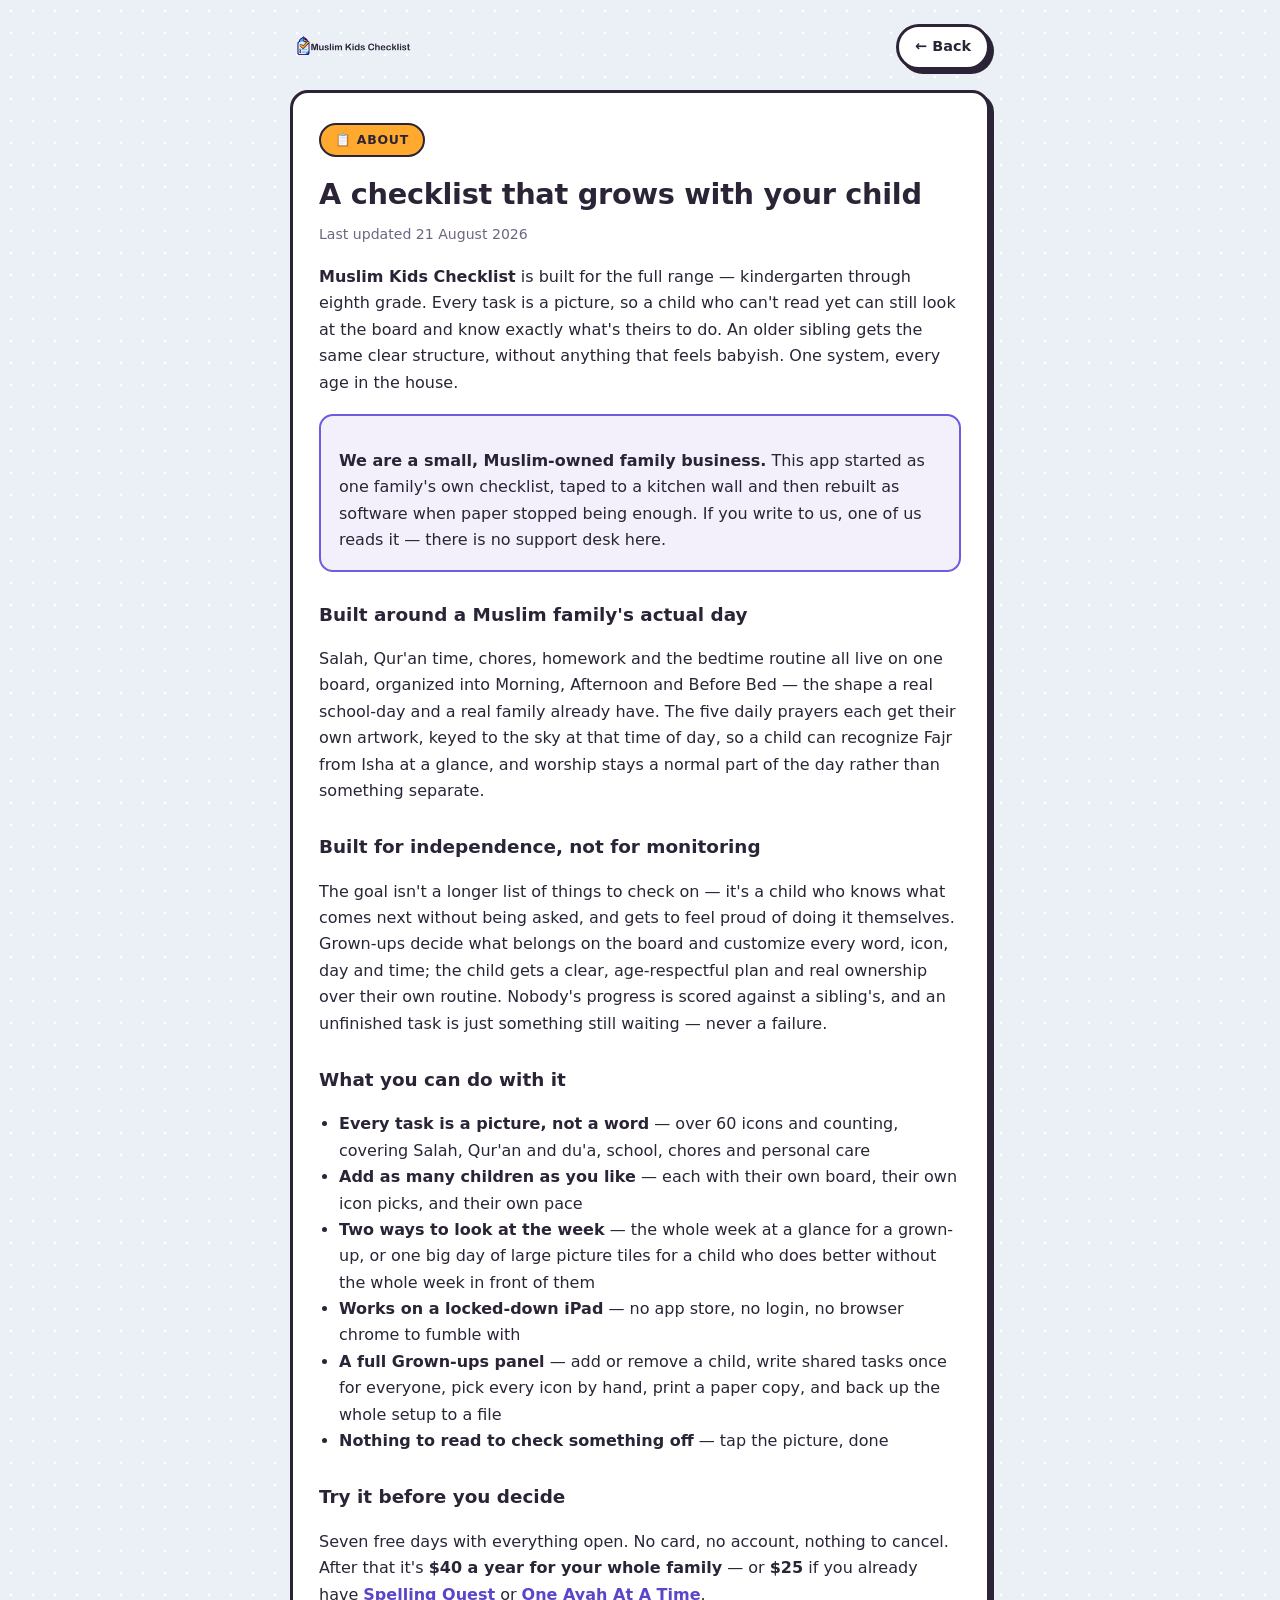
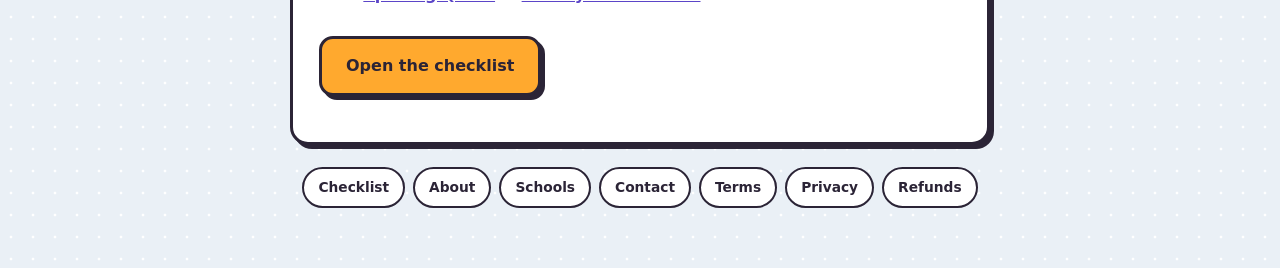
<file: about.html>
<!doctype html>
<html lang="en">
<head>
<meta charset="utf-8">
<meta name="viewport" content="width=device-width,initial-scale=1">
<!-- Link preview (Open Graph). Read by iMessage, WhatsApp, Slack, Facebook.
     Image is exactly 1200x630 with everything inside the middle 80%, because
     each app crops this differently. One shared image for the whole site. -->
<meta property="og:type" content="website">
<meta property="og:site_name" content="Muslim Kids Checklist">
<meta property="og:url" content="https://muslimkidschecklist.github.io/about.html">
<meta property="og:title" content="About Muslim Kids Checklist">
<meta property="og:description" content="Who makes this, and why. A small Muslim-owned family business that built this app for its own household first.">
<meta property="og:image" content="https://muslimkidschecklist.github.io/og.png">
<meta property="og:image:width" content="1200">
<meta property="og:image:height" content="630">
<meta property="og:image:alt" content="Muslim Kids Checklist — a checklist that grows with your child">
<meta name="twitter:card" content="summary_large_image">
<meta name="twitter:title" content="About Muslim Kids Checklist">
<meta name="twitter:description" content="Who makes this, and why. A small Muslim-owned family business that built this app for its own household first.">
<meta name="twitter:image" content="https://muslimkidschecklist.github.io/og.png">

<title>About — Muslim Kids Checklist</title>
<meta name="description" content="A checklist that grows with your child, kindergarten through eighth grade. Salah, Qur'an, chores and homework in one place — seven free days, then $40 a year.">
<link rel="stylesheet" href="./page.css">
</head>
<body>
<div class="wrap">
<header class="brand"><img class="brand-icon" src="[data-uri]" alt="Muslim Kids Checklist"><a class="back" href="./">&larr; Back</a></header>
<main>
<div class="kicker">📋 About</div>
<h1>A checklist that grows with your child</h1>
<p class="upd">Last updated 21 August 2026</p>

<p><b>Muslim Kids Checklist</b> is built for the full range &mdash; kindergarten through eighth
grade. Every task is a picture, so a child who can't read yet can still look at the board and know
exactly what's theirs to do. An older sibling gets the same clear structure, without anything that
feels babyish. One system, every age in the house.</p>

<div class="box">
<p><b>We are a small, Muslim-owned family business.</b> This app started as one family's own
checklist, taped to a kitchen wall and then rebuilt as software when paper stopped being enough. If
you write to us, one of us reads it &mdash; there is no support desk here.</p>
</div>

<h2>Built around a Muslim family's actual day</h2>
<p>Salah, Qur'an time, chores, homework and the bedtime routine all live on one board, organized into
Morning, Afternoon and Before Bed &mdash; the shape a real school-day and a real family already have.
The five daily prayers each get their own artwork, keyed to the sky at that time of day, so a child
can recognize Fajr from Isha at a glance, and worship stays a normal part of the day rather than
something separate.</p>

<h2>Built for independence, not for monitoring</h2>
<p>The goal isn't a longer list of things to check on &mdash; it's a child who knows what comes next
without being asked, and gets to feel proud of doing it themselves. Grown-ups decide what belongs on
the board and customize every word, icon, day and time; the child gets a clear, age-respectful plan
and real ownership over their own routine. Nobody's progress is scored against a sibling's, and an
unfinished task is just something still waiting &mdash; never a failure.</p>

<h2>What you can do with it</h2>
<ul>
<li><b>Every task is a picture, not a word</b> &mdash; over 60 icons and counting, covering Salah,
Qur'an and du'a, school, chores and personal care</li>
<li><b>Add as many children as you like</b> &mdash; each with their own board, their own icon picks,
and their own pace</li>
<li><b>Two ways to look at the week</b> &mdash; the whole week at a glance for a grown-up, or one big
day of large picture tiles for a child who does better without the whole week in front of them</li>
<li><b>Works on a locked-down iPad</b> &mdash; no app store, no login, no browser chrome to fumble
with</li>
<li><b>A full Grown-ups panel</b> &mdash; add or remove a child, write shared tasks once for everyone,
pick every icon by hand, print a paper copy, and back up the whole setup to a file</li>
<li><b>Nothing to read to check something off</b> &mdash; tap the picture, done</li>
</ul>

<h2>Try it before you decide</h2>
<p>Seven free days with everything open. No card, no account, nothing to cancel. After that it's
<b>$40 a year for your whole family</b> &mdash; or <b>$25</b> if you already have
<a href="https://spellingquest.github.io" rel="noopener">Spelling Quest</a> or
<a href="https://oneayahatatime.github.io" rel="noopener">One Ayah At A Time</a>.</p>
<p><a class="big" href="./">Open the checklist</a></p>
</main>
<footer>
<a href="./">Checklist</a>
<a href="./about.html">About</a>
<a href="./schools.html">Schools</a>
<a href="./contact.html">Contact</a>
<a href="./terms.html">Terms</a>
<a href="./privacy.html">Privacy</a>
<a href="./refunds.html">Refunds</a>
</footer>
</div>
</body>
</html>
</file>
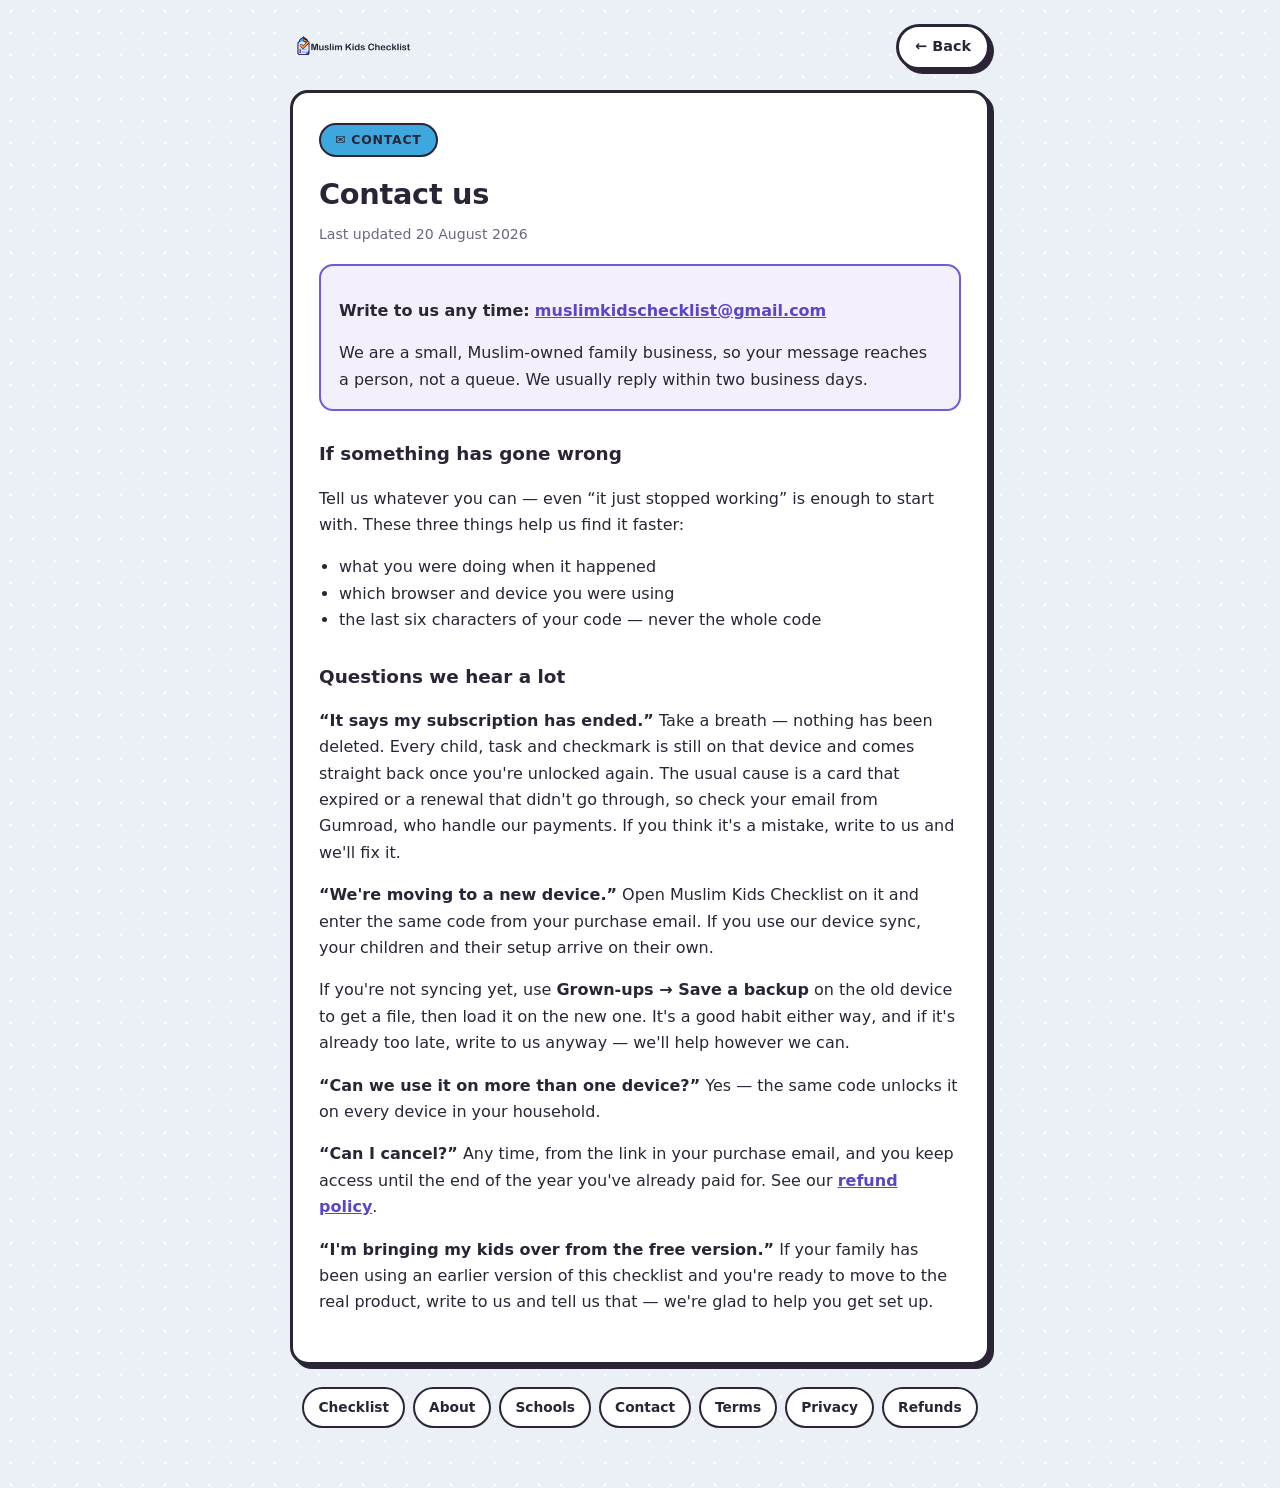
<file: contact.html>
<!doctype html>
<html lang="en">
<head>
<meta charset="utf-8">
<meta name="viewport" content="width=device-width,initial-scale=1">
<!-- Link preview (Open Graph). Read by iMessage, WhatsApp, Slack, Facebook.
     Image is exactly 1200x630 with everything inside the middle 80%, because
     each app crops this differently. One shared image for the whole site. -->
<meta property="og:type" content="website">
<meta property="og:site_name" content="Muslim Kids Checklist">
<meta property="og:url" content="https://muslimkidschecklist.github.io/contact.html">
<meta property="og:title" content="Contact Muslim Kids Checklist">
<meta property="og:description" content="Get in touch. Write to us and a real person reads it — no ticket queue, no bot.">
<meta property="og:image" content="https://muslimkidschecklist.github.io/og.png">
<meta property="og:image:width" content="1200">
<meta property="og:image:height" content="630">
<meta property="og:image:alt" content="Muslim Kids Checklist — a checklist that grows with your child">
<meta name="twitter:card" content="summary_large_image">
<meta name="twitter:title" content="Contact Muslim Kids Checklist">
<meta name="twitter:description" content="Get in touch. Write to us and a real person reads it — no ticket queue, no bot.">
<meta name="twitter:image" content="https://muslimkidschecklist.github.io/og.png">

<title>Contact us — Muslim Kids Checklist</title>
<meta name="description" content="How to reach Muslim Kids Checklist, and answers to the questions we hear most.">
<link rel="stylesheet" href="./page.css">
</head>
<body>
<div class="wrap">
<header class="brand"><img class="brand-icon" src="[data-uri]" alt="Muslim Kids Checklist"><a class="back" href="./">&larr; Back</a></header>
<main>
<div class="kicker c-after">✉️ Contact</div>
<h1>Contact us</h1>
<p class="upd">Last updated 20 August 2026</p>

<div class="box">
<p><b>Write to us any time:</b> <a href="mailto:muslimkidschecklist@gmail.com">muslimkidschecklist@gmail.com</a></p>
<p>We are a small, Muslim-owned family business, so your message reaches a person, not a queue. We
usually reply within two business days.</p>
</div>

<h2>If something has gone wrong</h2>
<p>Tell us whatever you can &mdash; even &ldquo;it just stopped working&rdquo; is enough to start
with. These three things help us find it faster:</p>
<ul>
<li>what you were doing when it happened</li>
<li>which browser and device you were using</li>
<li>the last six characters of your code &mdash; never the whole code</li>
</ul>

<h2>Questions we hear a lot</h2>

<p><b>&ldquo;It says my subscription has ended.&rdquo;</b> Take a breath &mdash; nothing has been
deleted. Every child, task and checkmark is still on that device and comes straight back once
you're unlocked again. The usual cause is a card that expired or a renewal that didn't go through,
so check your email from Gumroad, who handle our payments. If you think it's a mistake, write to us
and we'll fix it.</p>

<p><b>&ldquo;We're moving to a new device.&rdquo;</b> Open Muslim Kids Checklist on it and enter the
same code from your purchase email. If you use our device sync, your children and their setup arrive
on their own.</p>
<p>If you're not syncing yet, use <b>Grown-ups &rarr; Save a backup</b> on the old device to get a
file, then load it on the new one. It's a good habit either way, and if it's already too late, write
to us anyway &mdash; we'll help however we can.</p>

<p><b>&ldquo;Can we use it on more than one device?&rdquo;</b> Yes &mdash; the same code unlocks it on
every device in your household.</p>

<p><b>&ldquo;Can I cancel?&rdquo;</b> Any time, from the link in your purchase email, and you keep
access until the end of the year you've already paid for. See our
<a href="./refunds.html">refund policy</a>.</p>

<p><b>&ldquo;I'm bringing my kids over from the free version.&rdquo;</b> If your family has been using
an earlier version of this checklist and you're ready to move to the real product, write to us and
tell us that &mdash; we're glad to help you get set up.</p>
</main>
<footer>
<a href="./">Checklist</a>
<a href="./about.html">About</a>
<a href="./schools.html">Schools</a>
<a href="./contact.html">Contact</a>
<a href="./terms.html">Terms</a>
<a href="./privacy.html">Privacy</a>
<a href="./refunds.html">Refunds</a>
</footer>
</div>
</body>
</html>
</file>
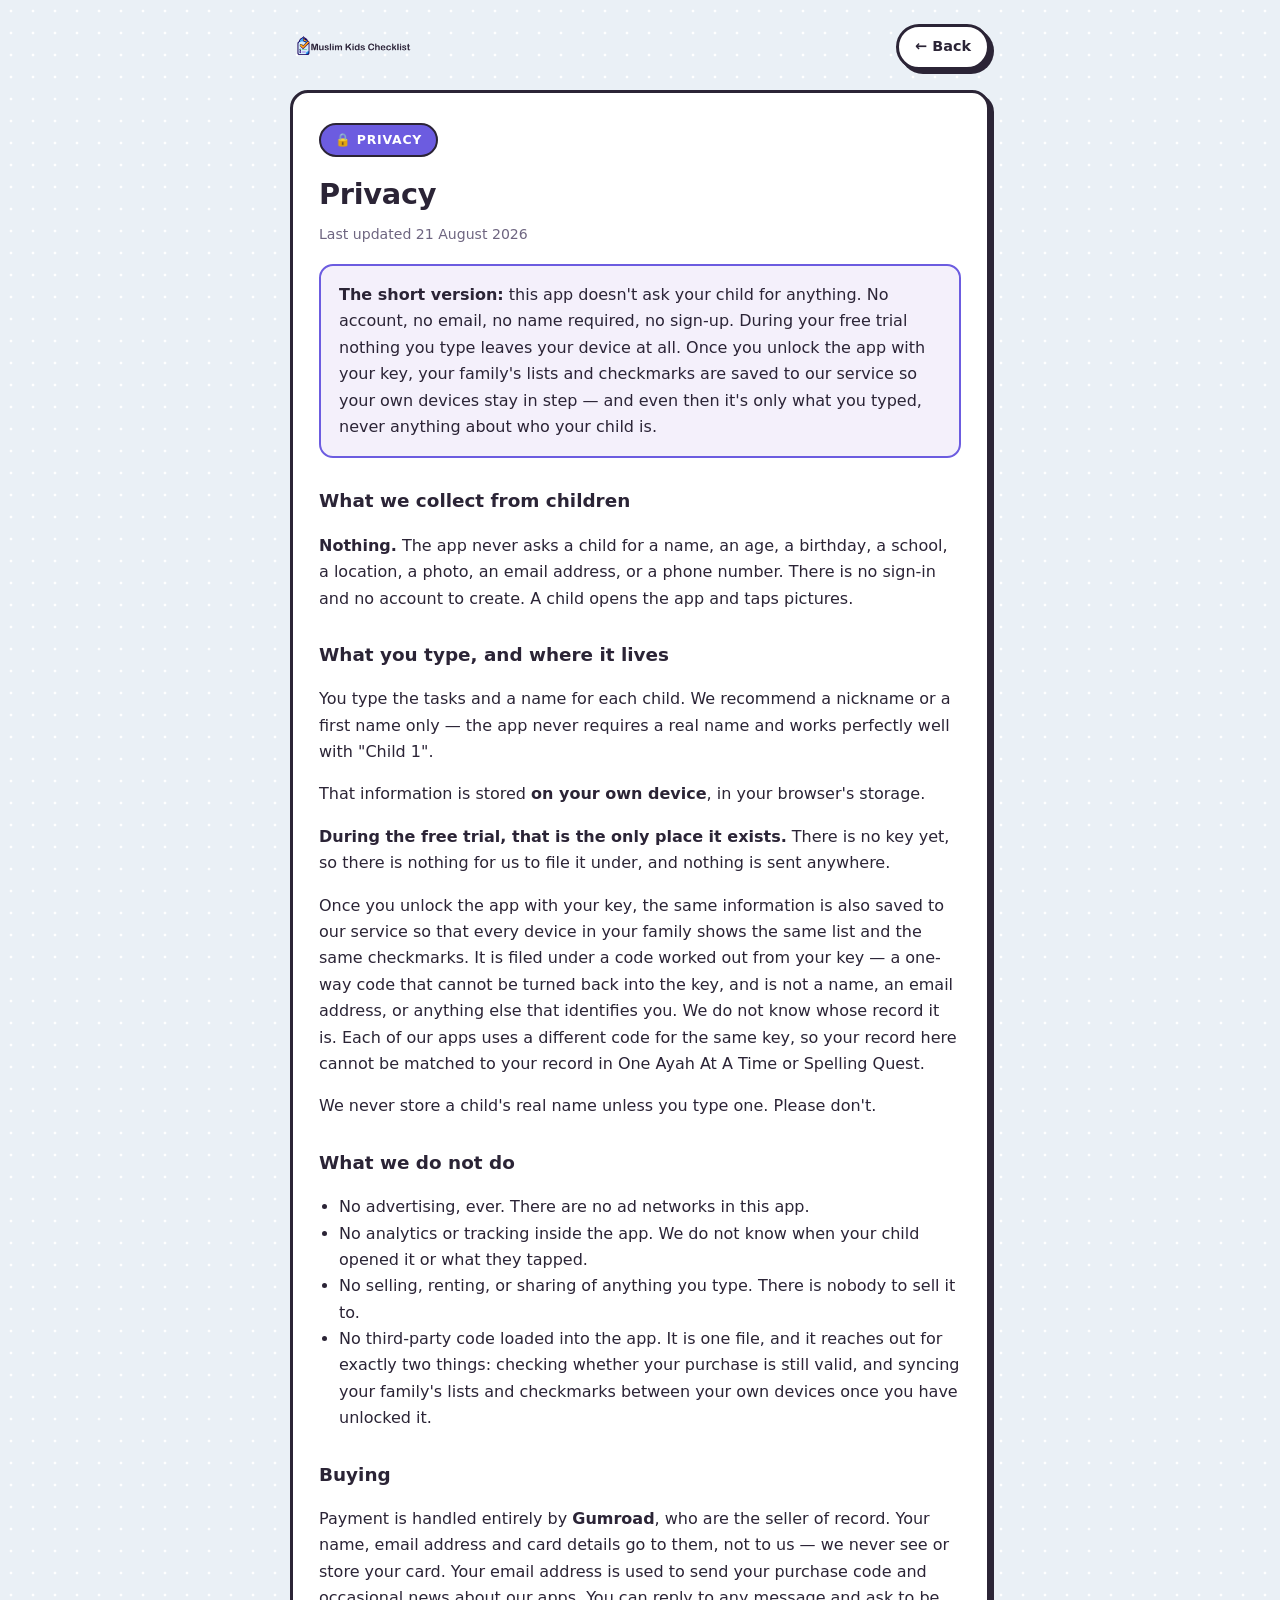
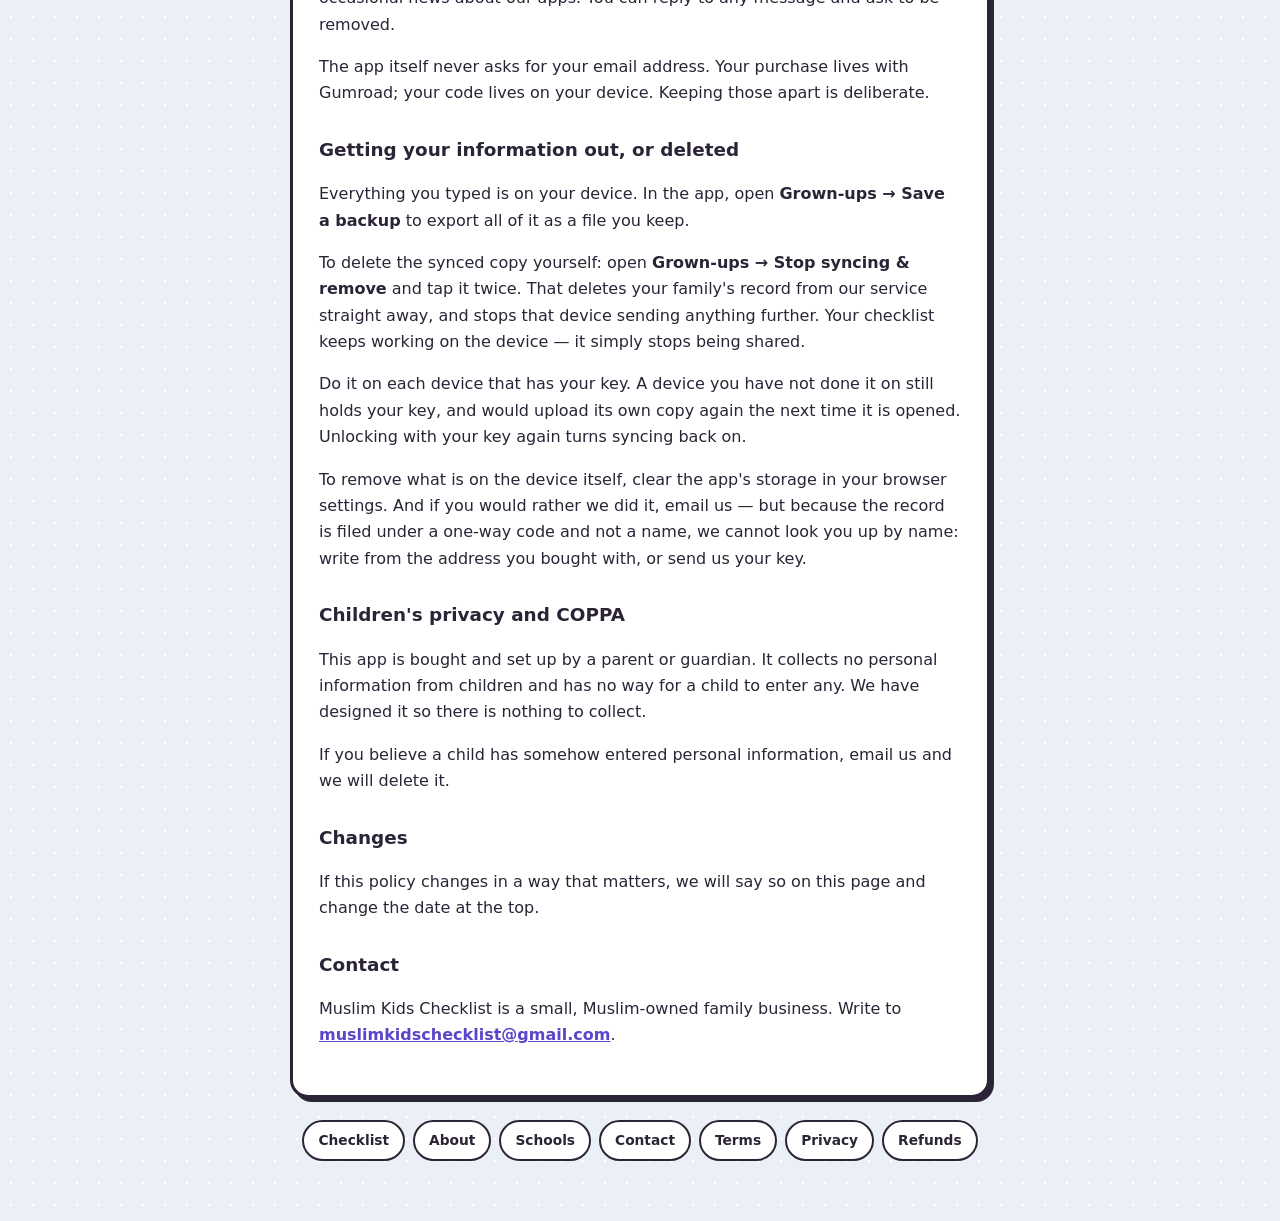
<file: privacy.html>
<!DOCTYPE html>
<html lang="en">
<head>
<meta charset="utf-8">
<meta name="viewport" content="width=device-width, initial-scale=1">
<!-- Link preview (Open Graph). Read by iMessage, WhatsApp, Slack, Facebook.
     Image is exactly 1200x630 with everything inside the middle 80%, because
     each app crops this differently. One shared image for the whole site. -->
<meta property="og:type" content="website">
<meta property="og:site_name" content="Muslim Kids Checklist">
<meta property="og:url" content="https://muslimkidschecklist.github.io/privacy.html">
<meta property="og:title" content="Privacy — Muslim Kids Checklist">
<meta property="og:description" content="What we store, what we never store, and how your family's lists move between your own devices.">
<meta property="og:image" content="https://muslimkidschecklist.github.io/og.png">
<meta property="og:image:width" content="1200">
<meta property="og:image:height" content="630">
<meta property="og:image:alt" content="Muslim Kids Checklist — a checklist that grows with your child">
<meta name="twitter:card" content="summary_large_image">
<meta name="twitter:title" content="Privacy — Muslim Kids Checklist">
<meta name="twitter:description" content="What we store, what we never store, and how your family's lists move between your own devices.">
<meta name="twitter:image" content="https://muslimkidschecklist.github.io/og.png">

<title>Privacy — Muslim Kids Checklist</title>
<meta name="description" content="Muslim Kids Checklist collects nothing from children. No accounts, no ads, no tracking.">
<link rel="stylesheet" href="./page.css">
</head>
<body>
<div class="wrap">
<header class="brand"><img class="brand-icon" src="[data-uri]" alt="Muslim Kids Checklist"><a class="back" href="./">&larr; Back</a></header>
<main>
<div class="kicker c-bed">🔒 Privacy</div>
<h1>Privacy</h1>
<p class="upd">Last updated 21 August 2026</p>

<div class="box"><strong>The short version:</strong> this app doesn't ask your child for anything.
No account, no email, no name required, no sign-up. During your free trial nothing you type leaves
your device at all. Once you unlock the app with your key, your family's lists and checkmarks are
saved to our service so your own devices stay in step — and even then it's only what you typed,
never anything about who your child is.</div>

<h2>What we collect from children</h2>
<p><strong>Nothing.</strong> The app never asks a child for a name, an age, a birthday, a school,
a location, a photo, an email address, or a phone number. There is no sign-in and no account to
create. A child opens the app and taps pictures.</p>

<h2>What you type, and where it lives</h2>
<p>You type the tasks and a name for each child. We recommend a nickname or a first name only — the
app never requires a real name and works perfectly well with "Child 1".</p>
<p>That information is stored <strong>on your own device</strong>, in your browser's storage.</p>
<p><strong>During the free trial, that is the only place it exists.</strong> There is no key yet, so
there is nothing for us to file it under, and nothing is sent anywhere.</p>
<p>Once you unlock the app with your key, the same information is also saved to our service so that
every device in your family shows the same list and the same checkmarks. It is filed under a code
worked out from your key &mdash; a one-way code that cannot be turned back into the key, and is not a
name, an email address, or anything else that identifies you. We do not know whose record it is. Each
of our apps uses a different code for the same key, so your record here cannot be matched to your
record in One Ayah At A Time or Spelling Quest.</p>
<p>We never store a child's real name unless you type one. Please don't.</p>

<h2>What we do not do</h2>
<ul>
  <li>No advertising, ever. There are no ad networks in this app.</li>
  <li>No analytics or tracking inside the app. We do not know when your child opened it or what they tapped.</li>
  <li>No selling, renting, or sharing of anything you type. There is nobody to sell it to.</li>
  <li>No third-party code loaded into the app. It is one file, and it reaches out for exactly two
      things: checking whether your purchase is still valid, and syncing your family's lists and
      checkmarks between your own devices once you have unlocked it.</li>
</ul>

<h2>Buying</h2>
<p>Payment is handled entirely by <strong>Gumroad</strong>, who are the seller of record. Your name,
email address and card details go to them, not to us — we never see or store your card. Your email
address is used to send your purchase code and occasional news about our apps. You can reply to any
message and ask to be removed.</p>
<p>The app itself never asks for your email address. Your purchase lives with Gumroad; your code
lives on your device. Keeping those apart is deliberate.</p>

<h2>Getting your information out, or deleted</h2>
<p>Everything you typed is on your device. In the app, open <strong>Grown-ups → Save a backup</strong>
to export all of it as a file you keep.</p>
<p>To delete the synced copy yourself: open <strong>Grown-ups &rarr; Stop syncing &amp; remove</strong>
and tap it twice. That deletes your family's record from our service straight away, and stops that
device sending anything further. Your checklist keeps working on the device &mdash; it simply stops
being shared.</p>
<p>Do it on each device that has your key. A device you have not done it on still holds your key,
and would upload its own copy again the next time it is opened. Unlocking with your key again turns
syncing back on.</p>
<p>To remove what is on the device itself, clear the app's storage in your browser settings. And if
you would rather we did it, email us &mdash; but because the record is filed under a one-way code and
not a name, we cannot look you up by name: write from the address you bought with, or send us your
key.</p>

<h2>Children's privacy and COPPA</h2>
<p>This app is bought and set up by a parent or guardian. It collects no personal information from
children and has no way for a child to enter any. We have designed it so there is nothing to collect.</p>
<p>If you believe a child has somehow entered personal information, email us and we will delete it.</p>

<h2>Changes</h2>
<p>If this policy changes in a way that matters, we will say so on this page and change the date at
the top.</p>

<h2>Contact</h2>
<p>Muslim Kids Checklist is a small, Muslim-owned family business.
Write to <a href="mailto:muslimkidschecklist@gmail.com">muslimkidschecklist@gmail.com</a>.</p>
</main>
<footer>
<a href="./">Checklist</a>
<a href="./about.html">About</a>
<a href="./schools.html">Schools</a>
<a href="./contact.html">Contact</a>
<a href="./terms.html">Terms</a>
<a href="./privacy.html">Privacy</a>
<a href="./refunds.html">Refunds</a>
</footer>
</div>
</body>
</html>
</file>
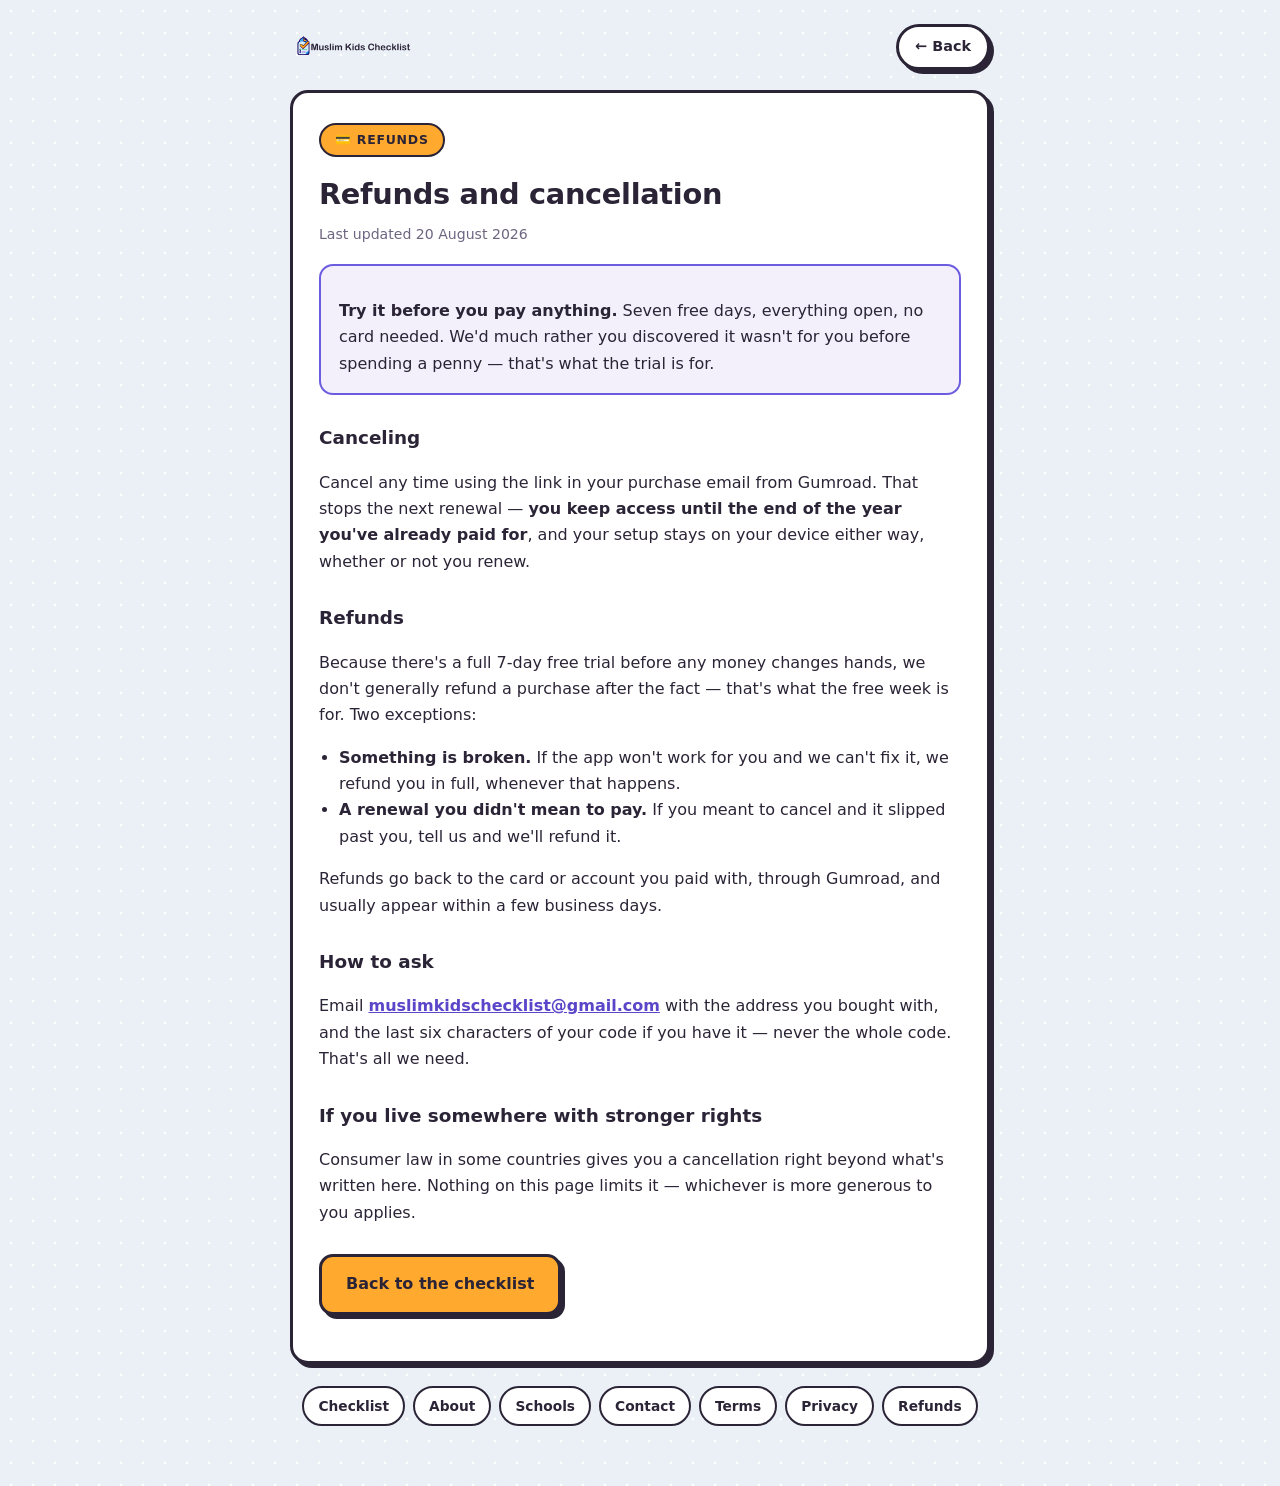
<file: refunds.html>
<!doctype html>
<html lang="en">
<head>
<meta charset="utf-8">
<meta name="viewport" content="width=device-width,initial-scale=1">
<!-- Link preview (Open Graph). Read by iMessage, WhatsApp, Slack, Facebook.
     Image is exactly 1200x630 with everything inside the middle 80%, because
     each app crops this differently. One shared image for the whole site. -->
<meta property="og:type" content="website">
<meta property="og:site_name" content="Muslim Kids Checklist">
<meta property="og:url" content="https://muslimkidschecklist.github.io/refunds.html">
<meta property="og:title" content="Refunds — Muslim Kids Checklist">
<meta property="og:description" content="Seven free days with everything open, so you can decide before you pay. Our refund policy in plain words.">
<meta property="og:image" content="https://muslimkidschecklist.github.io/og.png">
<meta property="og:image:width" content="1200">
<meta property="og:image:height" content="630">
<meta property="og:image:alt" content="Muslim Kids Checklist — a checklist that grows with your child">
<meta name="twitter:card" content="summary_large_image">
<meta name="twitter:title" content="Refunds — Muslim Kids Checklist">
<meta name="twitter:description" content="Seven free days with everything open, so you can decide before you pay. Our refund policy in plain words.">
<meta name="twitter:image" content="https://muslimkidschecklist.github.io/og.png">

<title>Refunds and cancellation — Muslim Kids Checklist</title>
<meta name="description" content="Seven free days to decide, cancel any time, and what happens if something's broken.">
<link rel="stylesheet" href="./page.css">
</head>
<body>
<div class="wrap">
<header class="brand"><img class="brand-icon" src="[data-uri]" alt="Muslim Kids Checklist"><a class="back" href="./">&larr; Back</a></header>
<main>
<div class="kicker">💳 Refunds</div>
<h1>Refunds and cancellation</h1>
<p class="upd">Last updated 20 August 2026</p>

<div class="box">
<p><b>Try it before you pay anything.</b> Seven free days, everything open, no card needed. We'd
much rather you discovered it wasn't for you before spending a penny &mdash; that's what the trial
is for.</p>
</div>

<h2>Canceling</h2>
<p>Cancel any time using the link in your purchase email from Gumroad. That stops the next renewal
&mdash; <b>you keep access until the end of the year you've already paid for</b>, and your setup
stays on your device either way, whether or not you renew.</p>

<h2>Refunds</h2>
<p>Because there's a full 7-day free trial before any money changes hands, we don't generally refund
a purchase after the fact &mdash; that's what the free week is for. Two exceptions:</p>
<ul>
<li><b>Something is broken.</b> If the app won't work for you and we can't fix it, we refund you in
full, whenever that happens.</li>
<li><b>A renewal you didn't mean to pay.</b> If you meant to cancel and it slipped past you, tell
us and we'll refund it.</li>
</ul>
<p>Refunds go back to the card or account you paid with, through Gumroad, and usually appear within
a few business days.</p>

<h2>How to ask</h2>
<p>Email <a href="mailto:muslimkidschecklist@gmail.com">muslimkidschecklist@gmail.com</a> with the
address you bought with, and the last six characters of your code if you have it &mdash; never the
whole code. That's all we need.</p>

<h2>If you live somewhere with stronger rights</h2>
<p>Consumer law in some countries gives you a cancellation right beyond what's written here. Nothing
on this page limits it &mdash; whichever is more generous to you applies.</p>

<p><a class="big" href="./">Back to the checklist</a></p>
</main>
<footer>
<a href="./">Checklist</a>
<a href="./about.html">About</a>
<a href="./schools.html">Schools</a>
<a href="./contact.html">Contact</a>
<a href="./terms.html">Terms</a>
<a href="./privacy.html">Privacy</a>
<a href="./refunds.html">Refunds</a>
</footer>
</div>
</body>
</html>
</file>
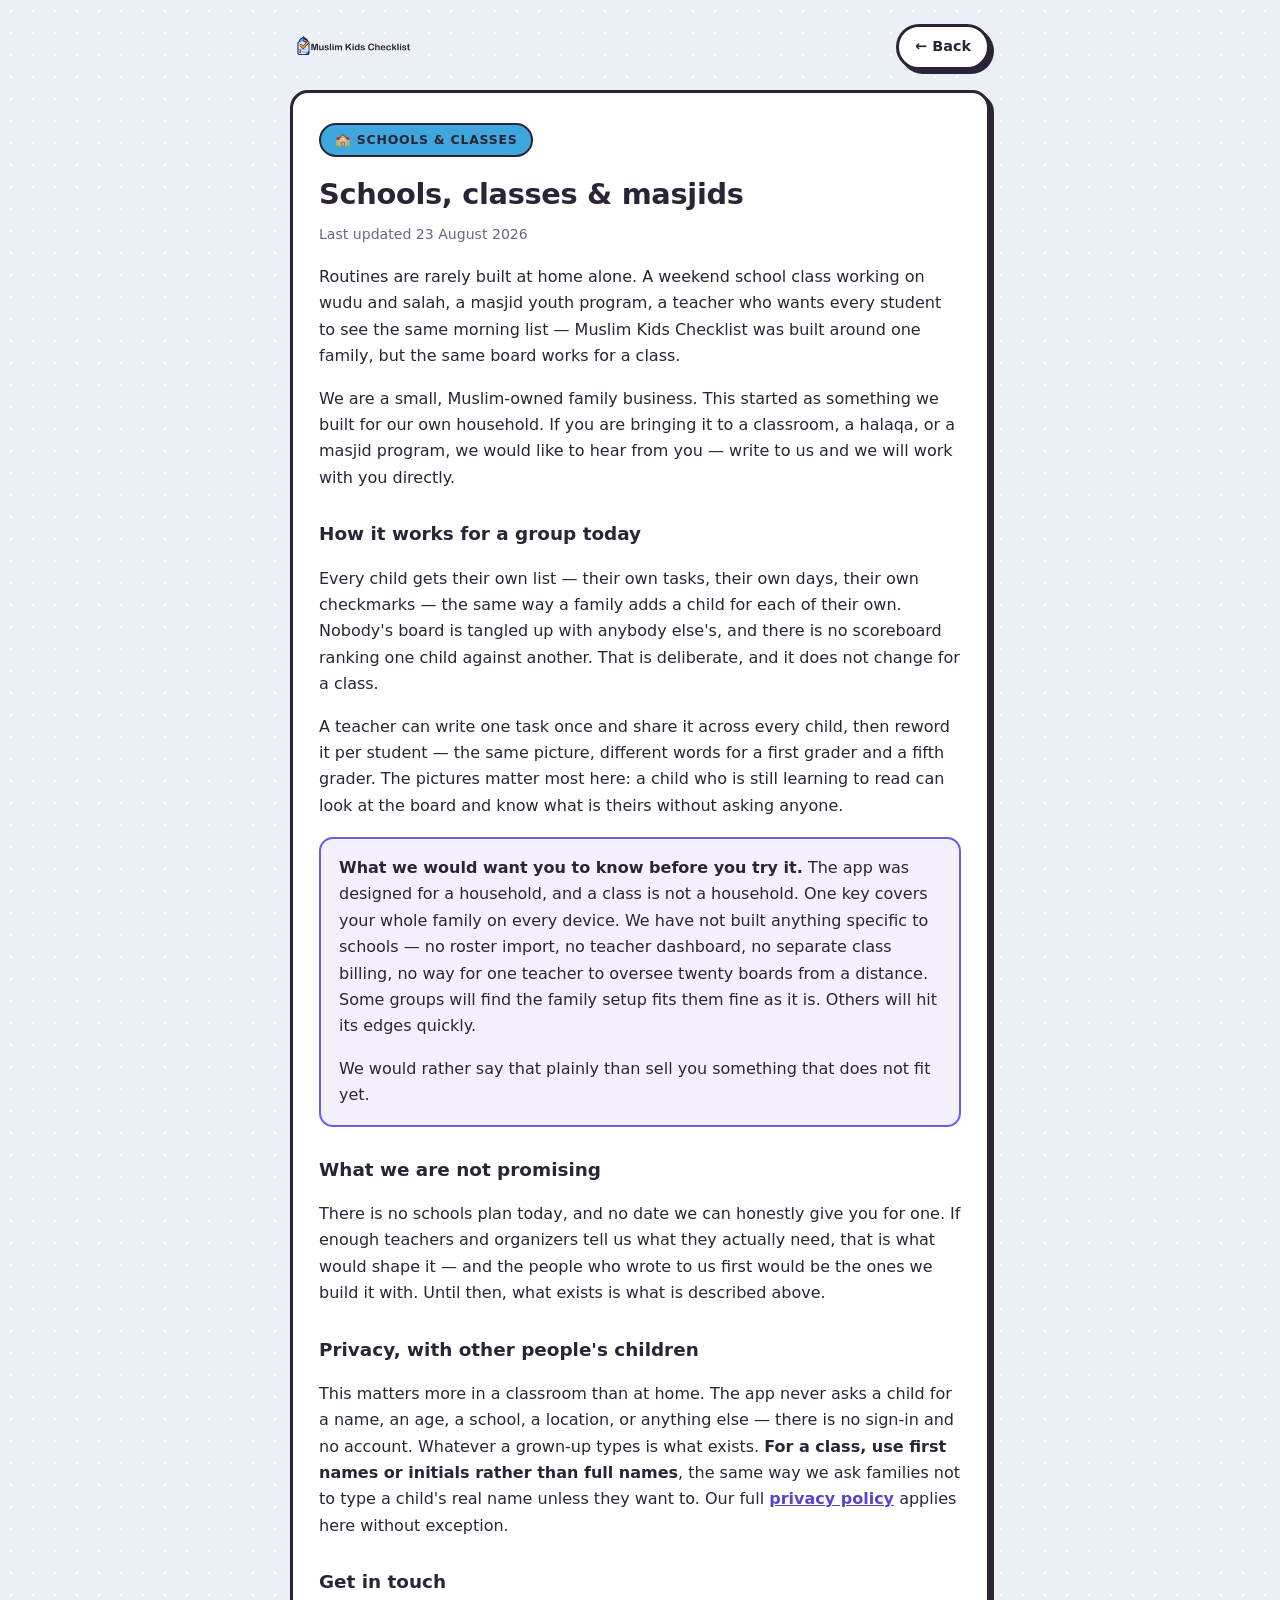
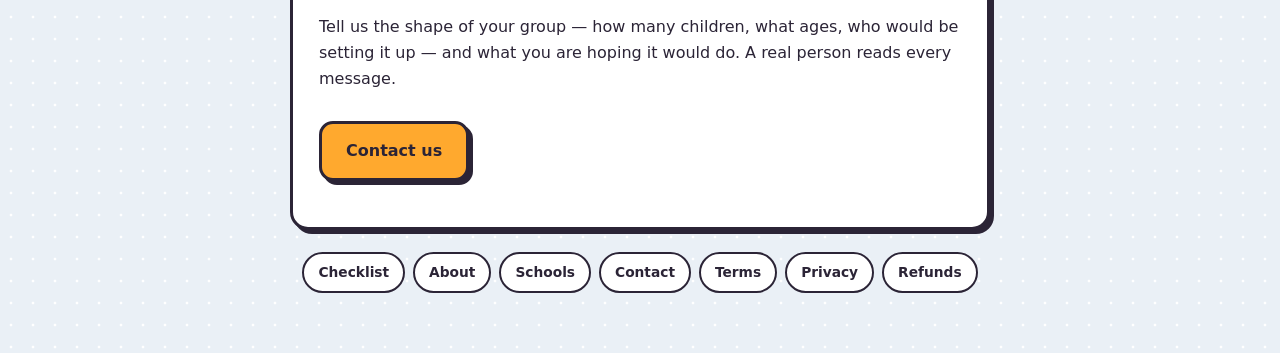
<file: schools.html>
<!doctype html>
<html lang="en">
<head>
<meta charset="utf-8">
<meta name="viewport" content="width=device-width,initial-scale=1">
<!-- Link preview (Open Graph). Read by iMessage, WhatsApp, Slack, Facebook.
     Image is exactly 1200x630 with everything inside the middle 80%, because
     each app crops this differently. One shared image for the whole site. -->
<meta property="og:type" content="website">
<meta property="og:site_name" content="Muslim Kids Checklist">
<meta property="og:url" content="https://muslimkidschecklist.github.io/schools.html">
<meta property="og:title" content="Muslim Kids Checklist for schools and classrooms">
<meta property="og:description" content="What a class can do with the app today, what does not exist yet, and how we handle other people's children.">
<meta property="og:image" content="https://muslimkidschecklist.github.io/og.png">
<meta property="og:image:width" content="1200">
<meta property="og:image:height" content="630">
<meta property="og:image:alt" content="Muslim Kids Checklist — a checklist that grows with your child">
<meta name="twitter:card" content="summary_large_image">
<meta name="twitter:title" content="Muslim Kids Checklist for schools and classrooms">
<meta name="twitter:description" content="What a class can do with the app today, what does not exist yet, and how we handle other people's children.">
<meta name="twitter:image" content="https://muslimkidschecklist.github.io/og.png">

<title>Schools, classes &amp; masjids — Muslim Kids Checklist</title>
<meta name="description" content="Using Muslim Kids Checklist with a class, a weekend school, or a masjid program. Every child gets their own list. Write to us and we will work with you directly.">
<link rel="stylesheet" href="./page.css">
</head>
<body>
<div class="wrap">
<header class="brand"><img class="brand-icon" src="[data-uri]" alt="Muslim Kids Checklist"><a class="back" href="./">&larr; Back</a></header>
<main>
<div class="kicker c-after">🏫 Schools &amp; classes</div>
<h1>Schools, classes &amp; masjids</h1>
<p class="upd">Last updated 23 August 2026</p>

<p>Routines are rarely built at home alone. A weekend school class working on wudu and salah, a
masjid youth program, a teacher who wants every student to see the same morning list &mdash; Muslim
Kids Checklist was built around one family, but the same board works for a class.</p>

<p>We are a small, Muslim-owned family business. This started as something we built for our own
household. If you are bringing it to a classroom, a halaqa, or a masjid program, we would like to
hear from you &mdash; write to us and we will work with you directly.</p>

<h2>How it works for a group today</h2>
<p>Every child gets their own list &mdash; their own tasks, their own days, their own checkmarks
&mdash; the same way a family adds a child for each of their own. Nobody's board is tangled up with
anybody else's, and there is no scoreboard ranking one child against another. That is deliberate,
and it does not change for a class.</p>

<p>A teacher can write one task once and share it across every child, then reword it per student
&mdash; the same picture, different words for a first grader and a fifth grader. The pictures matter
most here: a child who is still learning to read can look at the board and know what is theirs
without asking anyone.</p>

<div class="box"><b>What we would want you to know before you try it.</b> The app was designed for a
household, and a class is not a household. One key covers your whole family on every device. We have
not built anything specific to schools &mdash; no roster import, no teacher dashboard, no separate
class billing, no way for one teacher to oversee twenty boards from a distance. Some groups will
find the family setup fits them fine as it is. Others will hit its edges quickly.</p>

<p>We would rather say that plainly than sell you something that does not fit yet.</p></div>

<h2>What we are not promising</h2>
<p>There is no schools plan today, and no date we can honestly give you for one. If enough teachers
and organizers tell us what they actually need, that is what would shape it &mdash; and the people
who wrote to us first would be the ones we build it with. Until then, what exists is what is
described above.</p>

<h2>Privacy, with other people's children</h2>
<p>This matters more in a classroom than at home. The app never asks a child for a name, an age, a
school, a location, or anything else &mdash; there is no sign-in and no account. Whatever a grown-up
types is what exists. <b>For a class, use first names or initials rather than full names</b>, the
same way we ask families not to type a child's real name unless they want to. Our full
<a href="./privacy.html">privacy policy</a> applies here without exception.</p>

<h2>Get in touch</h2>
<p>Tell us the shape of your group &mdash; how many children, what ages, who would be setting it up
&mdash; and what you are hoping it would do. A real person reads every message.</p>
<p><a class="big" href="./contact.html">Contact us</a></p>
</main>
</main>
<footer>
<a href="./">Checklist</a>
<a href="./about.html">About</a>
<a href="./schools.html">Schools</a>
<a href="./contact.html">Contact</a>
<a href="./terms.html">Terms</a>
<a href="./privacy.html">Privacy</a>
<a href="./refunds.html">Refunds</a>
</footer>
</div>
</body>
</html>
</file>
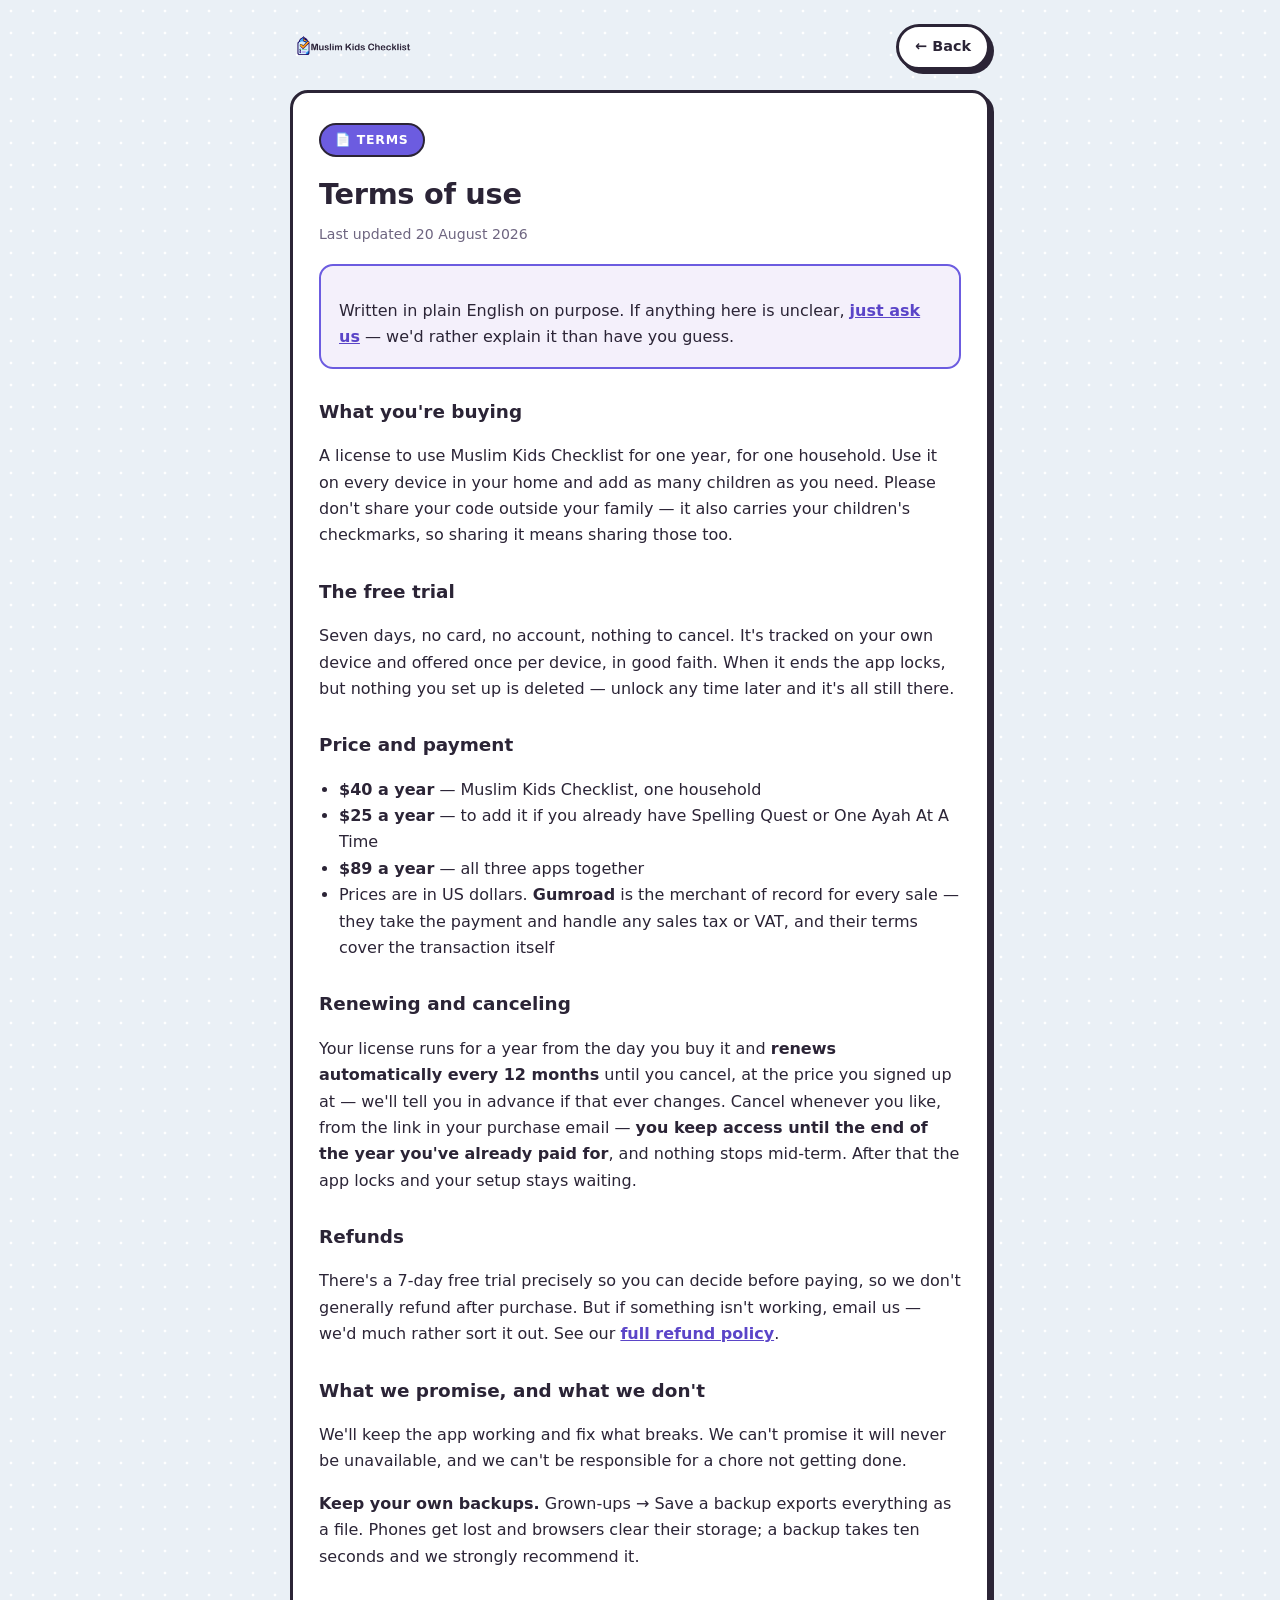
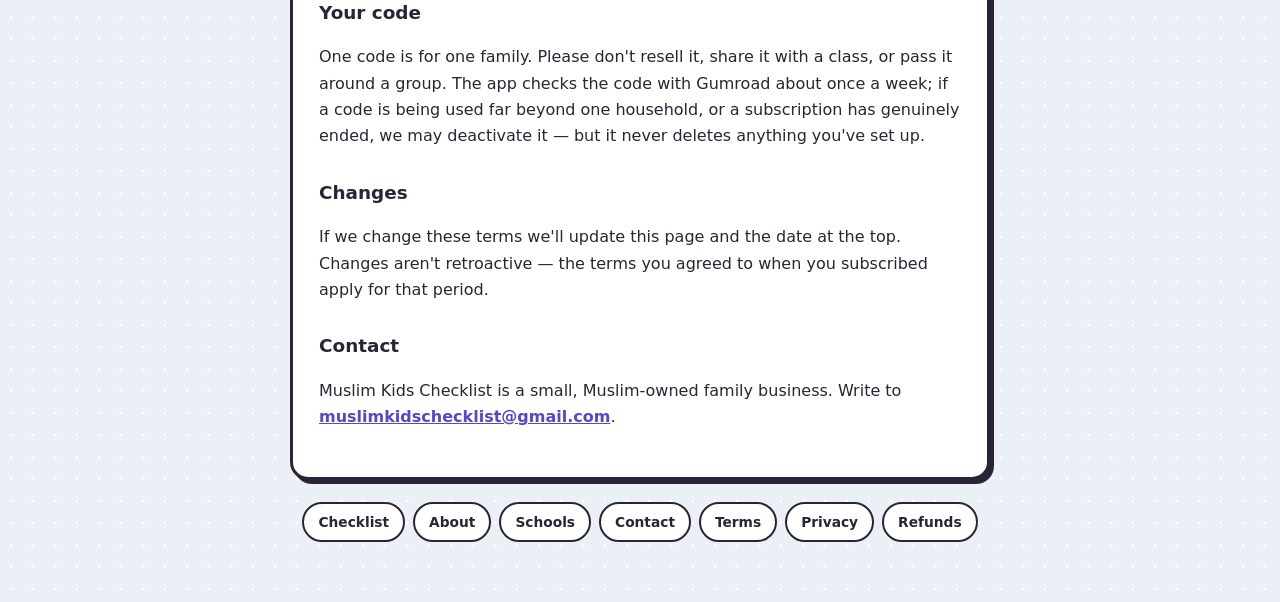
<file: terms.html>
<!DOCTYPE html>
<html lang="en">
<head>
<meta charset="utf-8">
<meta name="viewport" content="width=device-width, initial-scale=1">
<!-- Link preview (Open Graph). Read by iMessage, WhatsApp, Slack, Facebook.
     Image is exactly 1200x630 with everything inside the middle 80%, because
     each app crops this differently. One shared image for the whole site. -->
<meta property="og:type" content="website">
<meta property="og:site_name" content="Muslim Kids Checklist">
<meta property="og:url" content="https://muslimkidschecklist.github.io/terms.html">
<meta property="og:title" content="Terms — Muslim Kids Checklist">
<meta property="og:description" content="The terms of using Muslim Kids Checklist, written to be read rather than skimmed past.">
<meta property="og:image" content="https://muslimkidschecklist.github.io/og.png">
<meta property="og:image:width" content="1200">
<meta property="og:image:height" content="630">
<meta property="og:image:alt" content="Muslim Kids Checklist — a checklist that grows with your child">
<meta name="twitter:card" content="summary_large_image">
<meta name="twitter:title" content="Terms — Muslim Kids Checklist">
<meta name="twitter:description" content="The terms of using Muslim Kids Checklist, written to be read rather than skimmed past.">
<meta name="twitter:image" content="https://muslimkidschecklist.github.io/og.png">

<title>Terms — Muslim Kids Checklist</title>
<meta name="description" content="Plain-English terms for Muslim Kids Checklist.">
<link rel="stylesheet" href="./page.css">
</head>
<body>
<div class="wrap">
<header class="brand"><img class="brand-icon" src="[data-uri]" alt="Muslim Kids Checklist"><a class="back" href="./">&larr; Back</a></header>
<main>
<div class="kicker c-bed">📄 Terms</div>
<h1>Terms of use</h1>
<p class="upd">Last updated 20 August 2026</p>

<div class="box"><p>Written in plain English on purpose. If anything here is unclear,
<a href="./contact.html">just ask us</a> &mdash; we'd rather explain it than have you guess.</p></div>

<h2>What you're buying</h2>
<p>A license to use Muslim Kids Checklist for one year, for one household. Use it on every device in
your home and add as many children as you need. Please don't share your code outside your family —
it also carries your children's checkmarks, so sharing it means sharing those too.</p>

<h2>The free trial</h2>
<p>Seven days, no card, no account, nothing to cancel. It's tracked on your own device and offered
once per device, in good faith. When it ends the app locks, but nothing you set up is deleted —
unlock any time later and it's all still there.</p>

<h2>Price and payment</h2>
<ul>
  <li><strong>$40 a year</strong> — Muslim Kids Checklist, one household</li>
  <li><strong>$25 a year</strong> — to add it if you already have Spelling Quest or One Ayah At A Time</li>
  <li><strong>$89 a year</strong> — all three apps together</li>
  <li>Prices are in US dollars. <strong>Gumroad</strong> is the merchant of record for every sale —
      they take the payment and handle any sales tax or VAT, and their terms cover the transaction
      itself</li>
</ul>

<h2>Renewing and canceling</h2>
<p>Your license runs for a year from the day you buy it and <strong>renews automatically every 12
months</strong> until you cancel, at the price you signed up at — we'll tell you in advance if that
ever changes. Cancel whenever you like, from the link in your purchase email —
<strong>you keep access until the end of the year you've already paid for</strong>, and nothing stops
mid-term. After that the app locks and your setup stays waiting.</p>

<h2>Refunds</h2>
<p>There's a 7-day free trial precisely so you can decide before paying, so we don't generally refund
after purchase. But if something isn't working, email us — we'd much rather sort it out. See our
<a href="./refunds.html">full refund policy</a>.</p>

<h2>What we promise, and what we don't</h2>
<p>We'll keep the app working and fix what breaks. We can't promise it will never be unavailable, and
we can't be responsible for a chore not getting done.</p>
<p><strong>Keep your own backups.</strong> Grown-ups → Save a backup exports everything as a file.
Phones get lost and browsers clear their storage; a backup takes ten seconds and we strongly
recommend it.</p>

<h2>Your code</h2>
<p>One code is for one family. Please don't resell it, share it with a class, or pass it around a
group. The app checks the code with Gumroad about once a week; if a code is being used far beyond
one household, or a subscription has genuinely ended, we may deactivate it — but it never deletes
anything you've set up.</p>

<h2>Changes</h2>
<p>If we change these terms we'll update this page and the date at the top. Changes aren't
retroactive — the terms you agreed to when you subscribed apply for that period.</p>

<h2>Contact</h2>
<p>Muslim Kids Checklist is a small, Muslim-owned family business.
Write to <a href="mailto:muslimkidschecklist@gmail.com">muslimkidschecklist@gmail.com</a>.</p>
</main>
<footer>
<a href="./">Checklist</a>
<a href="./about.html">About</a>
<a href="./schools.html">Schools</a>
<a href="./contact.html">Contact</a>
<a href="./terms.html">Terms</a>
<a href="./privacy.html">Privacy</a>
<a href="./refunds.html">Refunds</a>
</footer>
</div>
</body>
</html>
</file>
<file: page.css>
:root{
  --ink:#2B2436; --ink-soft:#6E6580; --paper:#EAF0F6; --card:#FFFFFF; --line:#2B2436;
  --morning:#FFA92E; --after:#3EA7DE; --bed:#6C5CE0;
  --shadow:4px 4px 0 var(--line); --radius:18px;
  --display:ui-rounded,'SF Pro Rounded','Trebuchet MS',system-ui,sans-serif;
}
*{box-sizing:border-box}
html,body{margin:0;padding:0}
body{background:var(--paper);background-image:radial-gradient(var(--card) 1.5px,transparent 1.6px);
  background-size:22px 22px;color:var(--ink);font:16px/1.65 var(--display);padding:24px 16px 60px}
.wrap{max-width:700px;margin:0 auto}
header.brand{display:flex;align-items:center;gap:10px;margin-bottom:20px;flex-wrap:wrap}
header.brand img.brand-icon{height:32px;width:auto;display:block}
header.brand a.back{margin-left:auto;font-family:var(--display);font-weight:700;font-size:.9rem;
  color:var(--ink);text-decoration:none;background:var(--card);border:3px solid var(--line);
  border-radius:999px;padding:8px 16px;box-shadow:var(--shadow)}
header.brand a.back:hover{transform:translate(2px,2px);box-shadow:1px 1px 0 var(--line)}
main{background:var(--card);border:3px solid var(--line);border-radius:var(--radius);box-shadow:var(--shadow);padding:30px 26px}
h1{font-size:1.8rem;margin:0 0 4px;font-weight:900;letter-spacing:-.3px}
h2{font-size:1.15rem;margin:28px 0 8px;font-weight:800}
.kicker{display:inline-flex;align-items:center;gap:6px;font-family:var(--display);font-weight:800;
  font-size:.78rem;letter-spacing:.06em;text-transform:uppercase;color:#2B2436;
  background:var(--kc,var(--morning));border:2px solid var(--line);border-radius:999px;
  padding:5px 14px;margin-bottom:14px}
.kicker.c-after{--kc:var(--after)}
.kicker.c-bed{--kc:var(--bed)} .kicker.c-bed{color:#fff}
.upd{color:var(--ink-soft);font-size:.88rem;margin:0 0 18px}
p,li{color:var(--ink)}
ul{padding-left:20px}
.box{background:#F4F0FB;border:2px solid var(--bed);border-radius:14px;padding:16px 18px;margin:18px 0}
.box p:last-child,.box ul:last-child{margin-bottom:0}
a{color:#5B45C8;font-weight:600}
.big{display:inline-block;background:var(--morning);border:3px solid var(--line);border-radius:14px;
  padding:14px 24px;color:#2B2436;font-family:var(--display);font-weight:800;text-decoration:none;
  margin-top:12px;box-shadow:var(--shadow)}
.big:hover{transform:translate(2px,2px);box-shadow:1px 1px 0 var(--line)}
footer{max-width:700px;margin:22px auto 0;text-align:center;font-size:.86rem;line-height:1.8;
  display:flex;flex-wrap:wrap;gap:8px;justify-content:center}
footer a{font-family:var(--display);font-weight:700;color:var(--ink);text-decoration:none;
  background:var(--card);border:2px solid var(--line);border-radius:999px;padding:6px 14px}
</file>
